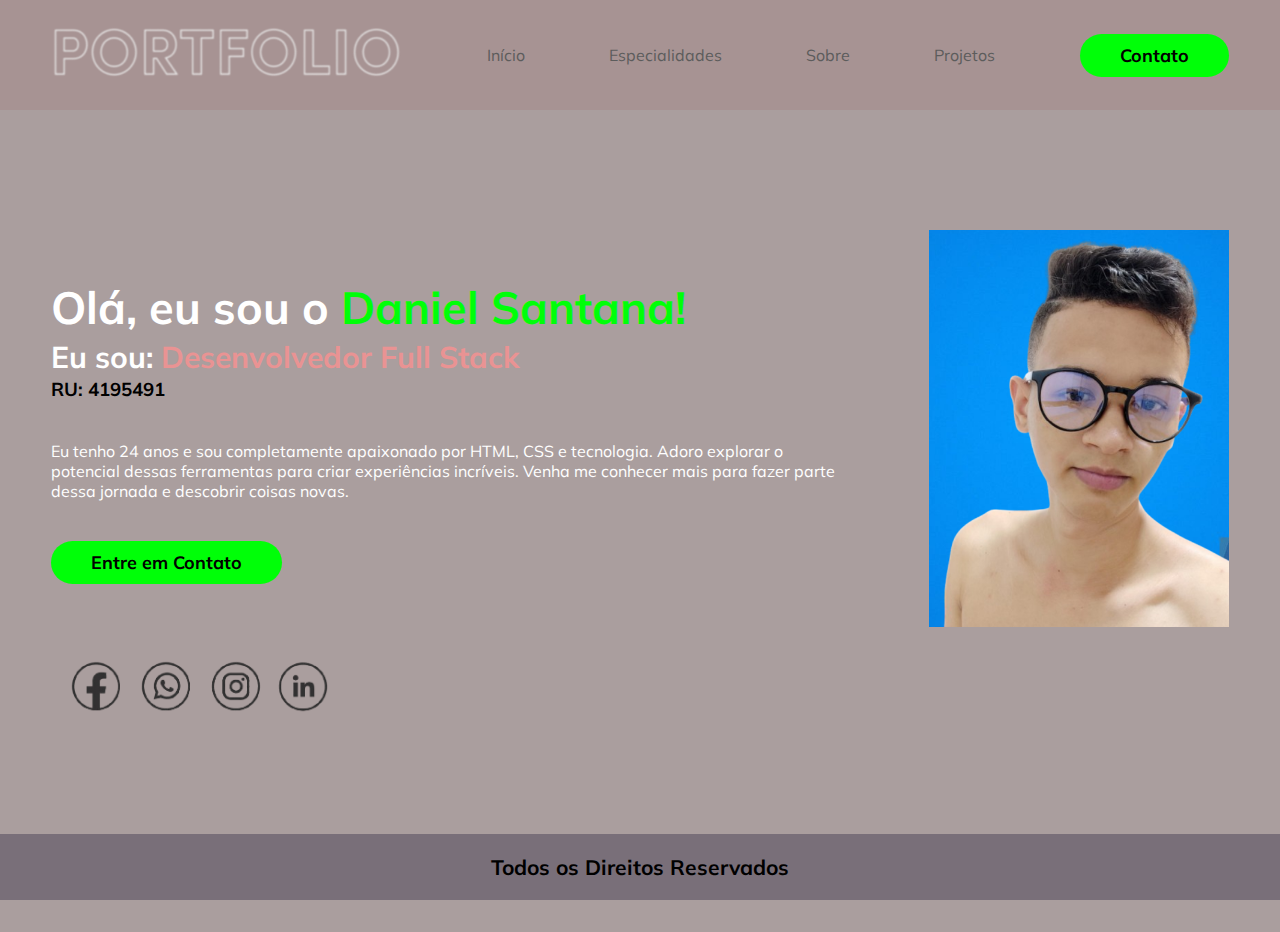
<file: index.html>
<!DOCTYPE html>
<html lang="pt-br">
<head>
    <meta charset="UTF-8">
    <meta name="viewport" content="width=device-width, initial-scale=1.0">
    <!--(Início)Google Fonts-->
    <link rel="preconnect" href="https://fonts.googleapis.com">
<link rel="preconnect" href="https://fonts.gstatic.com" crossorigin>
<link href="https://fonts.googleapis.com/css2?family=Mulish:ital,wght@0,200..1000;1,200..1000&display=swap" rel="stylesheet">
    <!--(Fim)Google Fonts-->
    <link rel="stylesheet" href="style.css">
    <title>Início</title>
</head>

<header>

    <div class="interface">
        <div class="logo">
            <a href="index.html">
                <img src="images/logo2.png" width="350px" alt="Logo portifolio">
            </a>
        </div><!--logo-->


    <nav class="menu-desktop">
        <ul>
            <li><a href="index.html">Início</a></li>
            <li><a href="Especialidades.html">Especialidades</a></li>
            <li><a href="Sobre.html">Sobre</a></li>
            <li><a href="Projetos.html">Projetos</a></li>
        </ul>



    </nav>

    <div class="btn-contato">
        <a href="Contato.html">
            <button>Contato</button>
        </a>
    </div><!--btn-contato-->
    </div><!--interface-->

</header>

<main>
    <section class="topo-do-site">
        <div class="interface">
            <div class="flex">
                <div class="txt-topo-site">
                    <h1>Olá, eu sou o <span>Daniel Santana!</span></h1>
                    <h2>Eu sou: <span>Desenvolvedor Full Stack</span></h2>
                    <h3>RU: 4195491</h3>
                    <p>Eu tenho 24 anos e sou completamente apaixonado por HTML, CSS e tecnologia. 
                    Adoro explorar o potencial dessas ferramentas para criar experiências incríveis. 
                    Venha me conhecer mais para fazer parte dessa jornada e descobrir coisas novas.</p>
                    <div class="btn-contato">
                        <a href="Contato.html">
                            <button>Entre em Contato</button>
                        </a>
                    </div>
                </div><!--txt-topo-site-->

                <div class="img-topo-site">
                    <img src="images/foto.png" width="300px" alt="#">

                </div><!--img-topo-site-->
            </div><!--flex-->

            <img src="images/icons.png" width="300px" alt="#">

        </div><!--interface--> 
    </section><!--topo-do-site-->
</main>

<footer>
    <h3>Todos os Direitos Reservados</h3>
</footer>

</html>
</file>
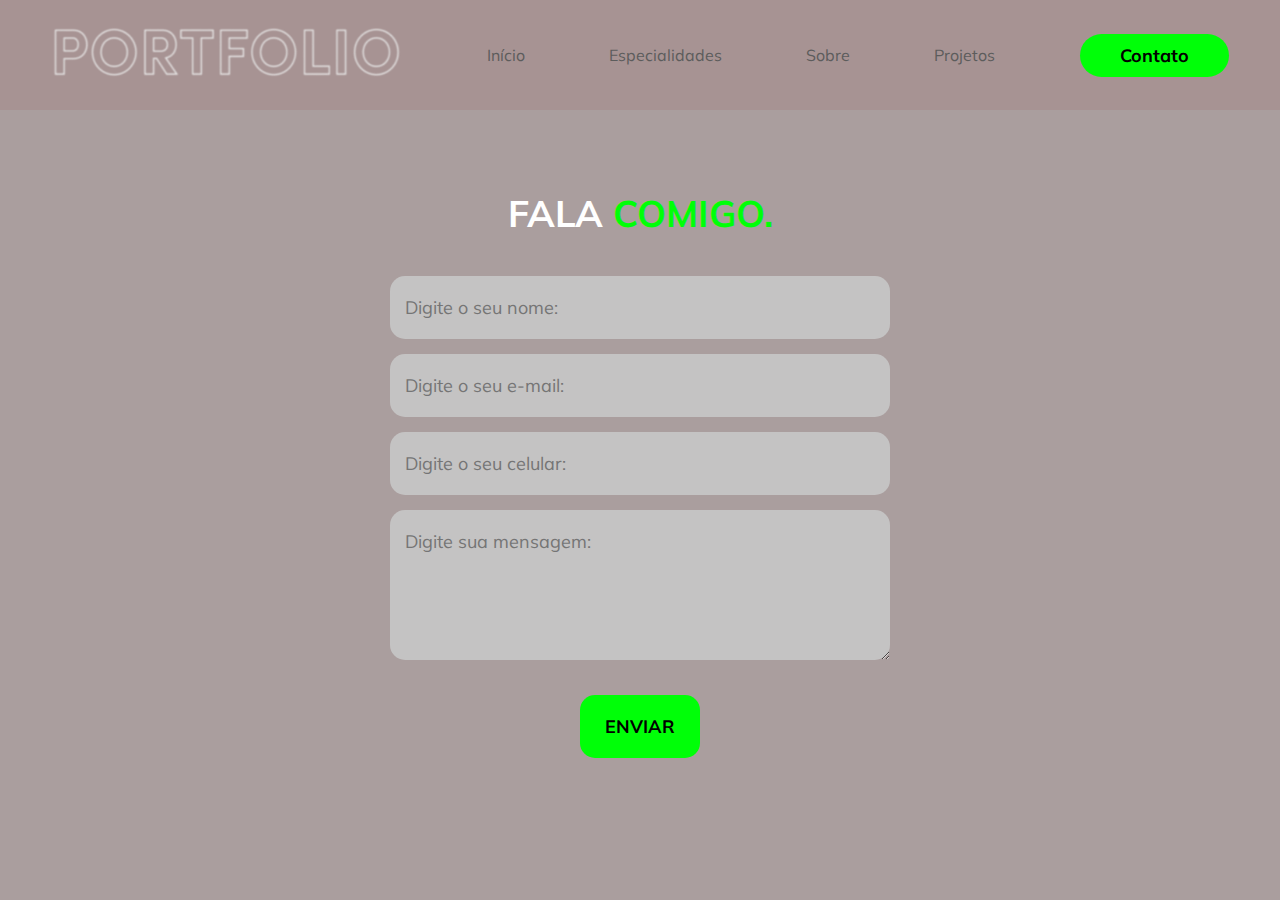
<file: Contato.html>
<!DOCTYPE html>
<html lang="pt-br">
<head>
    <meta charset="UTF-8">
    <meta name="viewport" content="width=device-width, initial-scale=1.0">
    <!--(Início)Google Fonts-->
    <link rel="preconnect" href="https://fonts.googleapis.com">
<link rel="preconnect" href="https://fonts.gstatic.com" crossorigin>
<link href="https://fonts.googleapis.com/css2?family=Mulish:ital,wght@0,200..1000;1,200..1000&display=swap" rel="stylesheet">
    <!--(Fim)Google Fonts-->
    <link rel="stylesheet" href="style.css">
    <title>Contato</title>
</head>

<header>

    <div class="interface">
        <div class="logo">
            <a href="index.html">
                <img src="images/logo2.png" width="350px" alt="Logo portifolio">
            </a>
        </div><!--logo-->


    <nav class="menu-desktop">
        <ul>
            <li><a href="index.html">Início</a></li>
            <li><a href="Especialidades.html">Especialidades</a></li>
            <li><a href="Sobre.html">Sobre</a></li>
            <li><a href="Projetos.html">Projetos</a></li>
        </ul>
    </nav>

    <div class="btn-contato">
        <a href="Contato.html">
            <button>Contato</button>
        </a>
    </div><!--btn-contato-->
    </div><!--interface-->

</header>

<main>

    <section class="Contato">
        <div class="interface">
            <h2 class="titulo">FALA <span>COMIGO.</span></h2>

            <form action="">
                <input type="text" name="" id="" placeholder="Digite o seu nome:" required>
                <input type="text" name="" id="" placeholder="Digite o seu e-mail:" required>
                <input type="text" name="" id="" placeholder="Digite o seu celular:">
                <textarea name="" id=""placeholder="Digite sua mensagem:" required></textarea>
                <div class="btn-enviar"><input type="submit" value="ENVIAR"></div>
            </form>
        </div>
    </section>

</main>

</html>
</file>
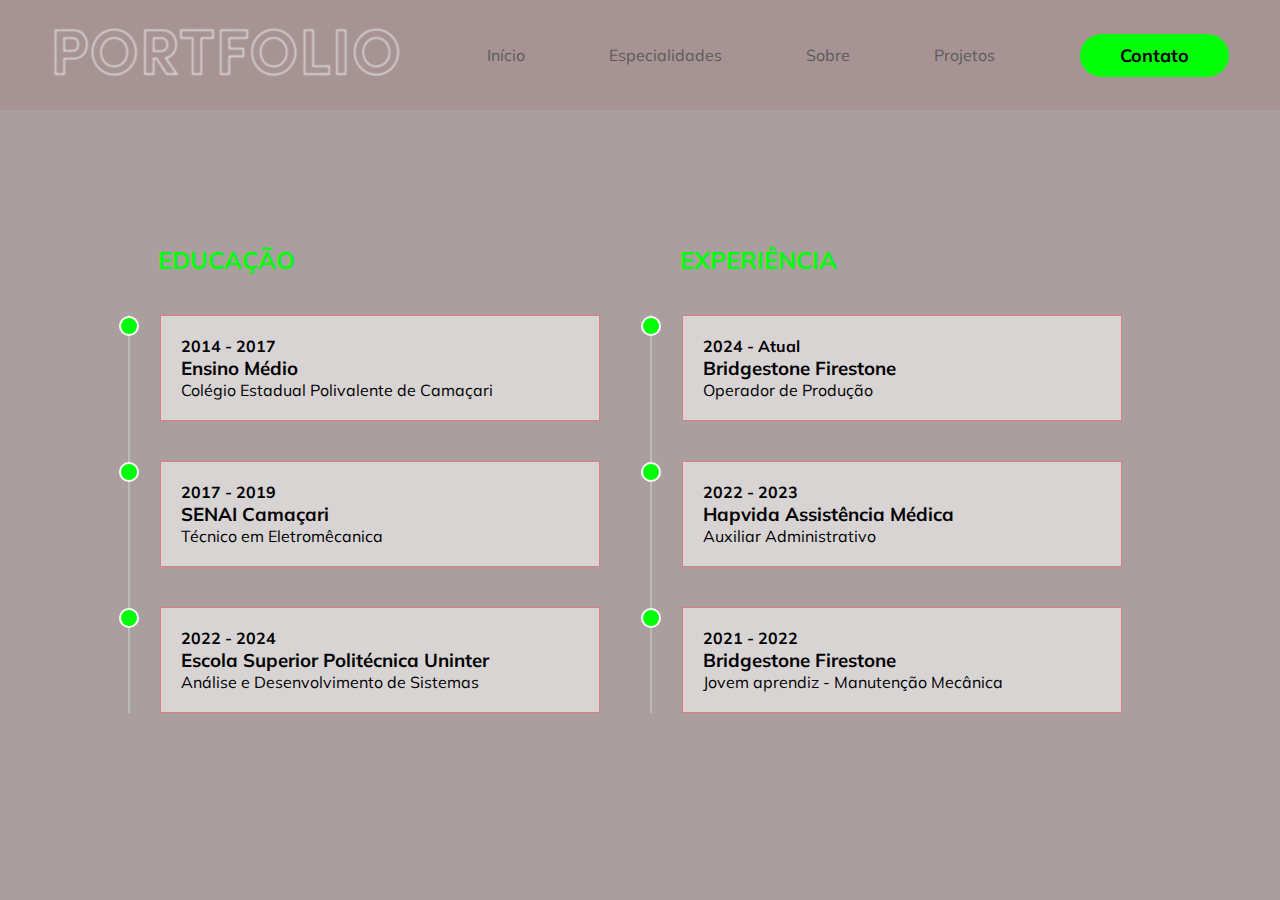
<file: Especialidades.html>
<!DOCTYPE html>
<html lang="pt-br">
<head>
    <meta charset="UTF-8">
    <meta name="viewport" content="width=device-width, initial-scale=1.0">
    <!--(Início)Google Fonts-->
    <link rel="preconnect" href="https://fonts.googleapis.com">
<link rel="preconnect" href="https://fonts.gstatic.com" crossorigin>
<link href="https://fonts.googleapis.com/css2?family=Mulish:ital,wght@0,200..1000;1,200..1000&display=swap" rel="stylesheet">
    <!--(Fim)Google Fonts-->
    <link rel="stylesheet" href="style.css">
    <title>Especialidades</title>
</head>

<header>

    <div class="interface">
        <div class="logo">
            <a href="index.html">
                <img src="images/logo2.png" width="350px" alt="Logo portifolio">
            </a>
        </div><!--logo-->


    <nav class="menu-desktop">
        <ul>
            <li><a href="index.html">Início</a></li>
            <li><a href="Especialidades.html">Especialidades</a></li>
            <li><a href="Sobre.html">Sobre</a></li>
            <li><a href="Projetos.html">Projetos</a></li>
        </ul>
    </nav>

    <div class="btn-contato">
        <a href="Contato.html">
            <button>Contato</button>
        </a>
    </div><!--btn-contato-->
    </div><!--interface-->

</header>

<main>
    <section class="Especialidades">
        <div class="container">
            <main class="row">


                <section class="col">
                    
                    <header class="educar">
                    <h2>EDUCAÇÃO</h2>
                    </header>

                    <div class="contents">

                        <div class="box">
                            <h4>2014 - 2017</h4>
                            <h3>Ensino Médio</h3>
                            <p>Colégio Estadual Polivalente de Camaçari</p>
                        </div>

                        <div class="box">
                            <h4>2017 - 2019</h4>
                            <h3>SENAI Camaçari</h3>
                            <p>Técnico em Eletromêcanica</p>
                        </div>

                        <div class="box">
                            <h4>2022 - 2024</h4>
                            <h3>Escola Superior Politécnica Uninter</h3>
                            <p>Análise e Desenvolvimento de Sistemas</p>
                        </div>

                    </div>

                </section>

                <section class="col">
                    
                    <header class="educar">
                    <h2>EXPERIÊNCIA</h2>
                    </header>

                    <div class="contents">

                        <div class="box">
                            <h4>2024 - Atual</h4>
                            <h3>Bridgestone Firestone</h3>
                            <p>Operador de Produção</p>
                        </div>

                        <div class="box">
                            <h4>2022 - 2023</h4>
                            <h3>Hapvida Assistência Médica</h3>
                            <p>Auxiliar Administrativo</p>
                        </div>

                        <div class="box">
                            <h4>2021 - 2022</h4>
                            <h3>Bridgestone Firestone</h3>
                            <p>Jovem aprendiz - Manutenção Mecânica</p>
                        </div>

                    </div>

                </section>


            </main>


        </div>

    </section>
</main>

</html>
</file>
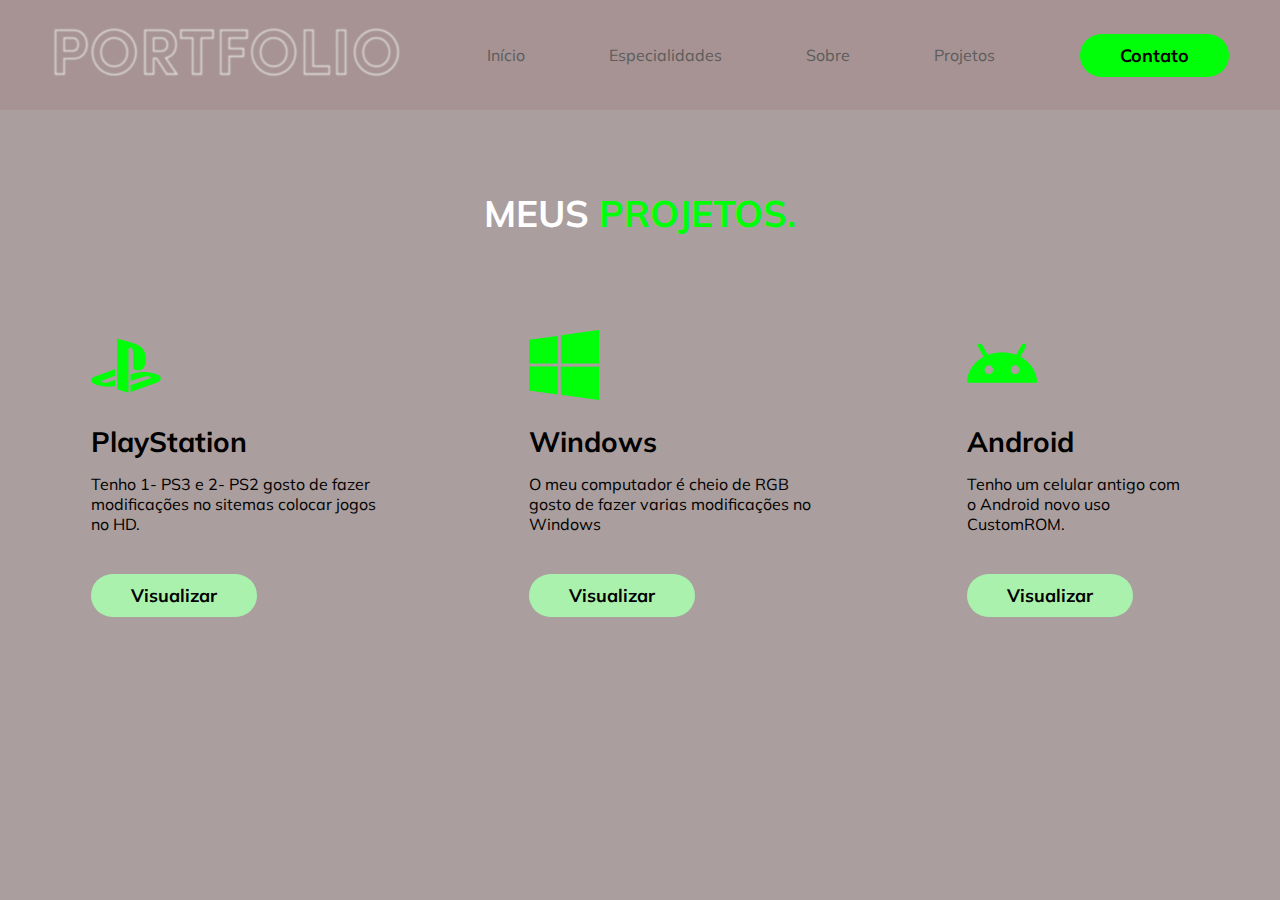
<file: Projetos.html>
<!DOCTYPE html>
<html lang="pt-br">
<head>
    <meta charset="UTF-8">
    <meta name="viewport" content="width=device-width, initial-scale=1.0">
    <!--(Início)Google Fonts-->
    <link rel="preconnect" href="https://fonts.googleapis.com">
<link rel="preconnect" href="https://fonts.gstatic.com" crossorigin>
<link href="https://fonts.googleapis.com/css2?family=Mulish:ital,wght@0,200..1000;1,200..1000&display=swap" rel="stylesheet">
    <!--(Fim)Google Fonts-->
    <!-- Bootstrap Icons -->
    <link rel="stylesheet" href="https://cdn.jsdelivr.net/npm/bootstrap-icons@1.11.3/font/bootstrap-icons.min.css">
    <!-- Fim link Bootstrap -->
    <link rel="stylesheet" href="style.css">
    <title>Projetos</title>
</head>

<header>

    <div class="interface">
        <div class="logo">
            <a href="index.html">
                <img src="images/logo2.png" width="350px" alt="Logo portifolio">
            </a>
        </div><!--logo-->


    <nav class="menu-desktop">
        <ul>
            <li><a href="index.html">Início</a></li>
            <li><a href="Especialidades.html">Especialidades</a></li>
            <li><a href="Sobre.html">Sobre</a></li>
            <li><a href="Projetos.html">Projetos</a></li>
        </ul>
    </nav>

    <div class="btn-contato">
        <a href="Contato.html">
            <button>Contato</button>
        </a>
    </div><!--btn-contato-->
    </div><!--interface-->

</header>

<section class="projeto">
    <div class="interface">
        <h2 class="titulo">MEUS <span>PROJETOS.</span></h2>
        <div class="flex">

        
            <div class="projeto-box">
                <i class="bi bi-playstation"></i>
                <h3>PlayStation</h3>
                <p>Tenho 1- PS3 e 2- PS2 
                gosto de fazer modificações no sitemas colocar jogos no HD.

                <div class="btn-download">
                    <a href="images/Playstation.jpeg">
                        <button>Visualizar</button>
                    </a>

                </div>

            </div>

            <div class="projeto-box">
                <i class="bi bi-windows"></i>
                <h3>Windows</h3>
                <p>O meu computador é cheio de RGB
                gosto de fazer varias modificações no Windows<p>

                <div class="btn-download">
                    <a href="images/Windows.jpeg">
                        <button>Visualizar</button>
                    </a>

                </div>

            </div>

            <div class="projeto-box">
                <i class="bi bi-android"></i>
                <h3>Android</h3>
                <p>Tenho um celular antigo com o Android novo uso CustomROM.</p>

                <div class="btn-download">

                    <a href="images/Android.jpeg">
                        <button>Visualizar</button>
                    </a>
                <div>
            </div>

        </div>
    </div>

</section>

</html>
</file>
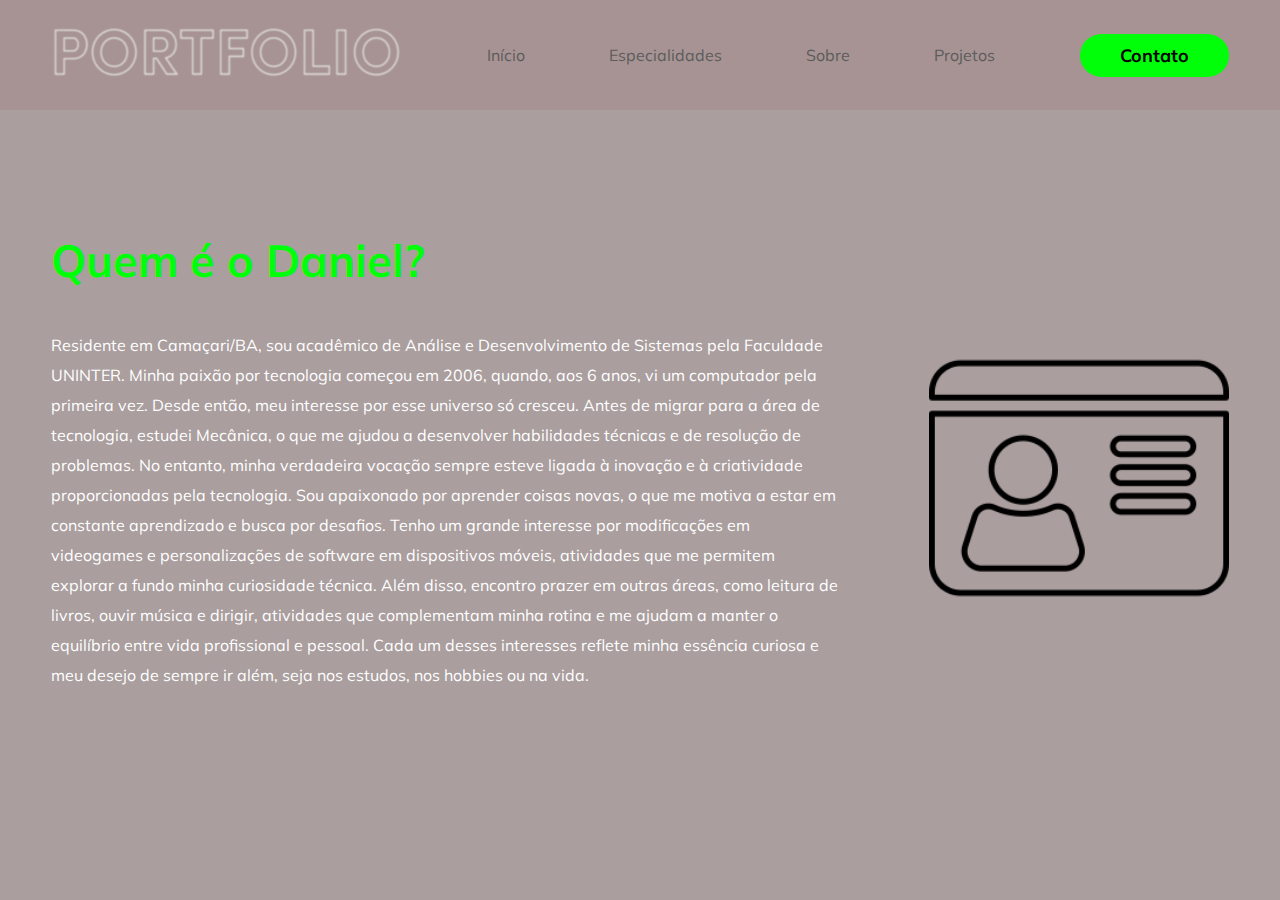
<file: Sobre.html>
<!DOCTYPE html>
<html lang="pt-br">
<head>
    <meta charset="UTF-8">
    <meta name="viewport" content="width=device-width, initial-scale=1.0">
    <!--(Início)Google Fonts-->
    <link rel="preconnect" href="https://fonts.googleapis.com">
<link rel="preconnect" href="https://fonts.gstatic.com" crossorigin>
<link href="https://fonts.googleapis.com/css2?family=Mulish:ital,wght@0,200..1000;1,200..1000&display=swap" rel="stylesheet">
    <!--(Fim)Google Fonts-->
    <link rel="stylesheet" href="style.css">
    <title>Sobre</title>
</head>

<header>
    <div class="interface">
        <div class="logo">
            <a href="index.html">
                <img src="images/logo2.png" width="350px" alt="Logo portifolio">
            </a>
        </div><!--logo-->


    <nav class="menu-desktop">
        <ul>
            <li><a href="index.html">Início</a></li>
            <li><a href="Especialidades.html">Especialidades</a></li>
            <li><a href="Sobre.html">Sobre</a></li>
            <li><a href="Projetos.html">Projetos</a></li>
        </ul>
    </nav>

    <div class="btn-contato">
        <a href="Contato.html">
            <button>Contato</button>
        </a>
    </div><!--btn-contato-->
    </div><!--interface-->
</header>

<main>
    <section class="topo-do-sobre">
        <div class="interface">
            <div class="flex">
                <div class="txt-topo-sobre">
                    <h1><span>Quem é o Daniel?</span></h1>
                    <p> Residente em Camaçari/BA, sou acadêmico de Análise e Desenvolvimento de Sistemas pela Faculdade UNINTER. Minha paixão por tecnologia começou em 2006, quando, aos 6 anos, vi um computador pela primeira vez. Desde então, meu interesse por esse universo só cresceu.
                        Antes de migrar para a área de tecnologia, estudei Mecânica, o que me ajudou a desenvolver habilidades técnicas e de resolução de problemas. No entanto, minha verdadeira vocação sempre esteve ligada à inovação e à criatividade proporcionadas pela tecnologia.
                        Sou apaixonado por aprender coisas novas, o que me motiva a estar em constante aprendizado e busca por desafios. Tenho um grande interesse por modificações em videogames e personalizações de software em dispositivos móveis, atividades que me permitem explorar a fundo minha curiosidade técnica.
                        Além disso, encontro prazer em outras áreas, como leitura de livros, ouvir música e dirigir, atividades que complementam minha rotina e me ajudam a manter o equilíbrio entre vida profissional e pessoal. Cada um desses interesses reflete minha essência curiosa e meu desejo de sempre ir além, seja nos estudos, nos hobbies ou na vida. </p>
                </div><!--txt-topo-site-->

                <div class="img-topo-site">
                    <img src="images/sobre.png" width="300px" alt="Cracha">

                </div>
            </div>

        </div>
    </section>
</main>

</html>
</file>
<file: style.css>
/* Estilo Geral */
*{
    margin: 0;
    padding: 0%;
    box-sizing: border-box;
    font-family: "Mulish", sans-serif;
}

body{
    background-color:rgb(170, 158, 158);
    height: 100vh;
    /* Fundo do Site */
}

.interface{
    max-width: 1280px;
    margin: 0 auto;
}

.flex{
    display: flex;
}

.btn-contato button{
    padding: 10px 40px;
    font-size: 18px;
    font-weight: 700;
    background-color: #00FF08;
    border: 0;
    border-radius: 30px;
    cursor: pointer;
    transition: .2s;
}

/* Estilo do Cabeçalho */
header{
    padding: 25px 4%;
    background-color: rgb(167, 147, 147);
    width: 100%;
}

header > .interface{
    display: flex;
    align-items: center;
    justify-content: space-between;
}

header a{
    color: #5c5c5c;
    text-decoration: none;
    display: inline-block;
    transition: .2s;
}

header a:hover{
    color: #fff;
    transform: scale(1.05);
}

header nav ul{
    list-style-type: none;
}

header nav ul li{
    display: inline-block;
    padding: 0 40px;
}

.btn-contato button:hover{
    box-shadow: 0px 0px 8px #00ff08;
    transform: scale(1.05);
}

footer{
    position: fixed;
    bottom: 0;
    text-align: center;
    width: 100%;
    font-size: 18px;
    padding: 20px 0;
    background-color: rgb(121, 111, 121);
}
/* Estilo Pag. Principal */
section.topo-do-site{
    padding: 120px 4%;
}

section.topo-do-site .flex{
    align-items: center;
    justify-content: center;
    gap: 90px;
}

.topo-do-site h1{
    color: #fff;
    font-size: 45px;
    line-height: 60px;
}

.topo-do-site h2{
    color: #fff;
    font-size: 30px;
    line-height: 40px;
}

.topo-do-site .txt-topo-site h1 span{
    color: #00ff08;
}

.topo-do-site .txt-topo-site h2 span{
    color: #e99393;
}

.topo-do-site .txt-topo-site p{
    color: #fff;
    margin: 40px 0;
}

.topo-do-site .img-topo-site img {
    position: relative;
    animation: flutuar 2s ease-in-out infinite alternate;
}

/* Estilo Sobre */

section.topo-do-sobre{
    padding: 120px 4%;
}

section.topo-do-sobre .flex{
    align-items: center;
    justify-content: center;
    gap: 90px;
}

.topo-do-sobre h1{
    color: #fff;
    font-size: 45px;
    line-height: 60px;
}

.topo-do-sobre h2{
    color: #fff;
    font-size: 30px;
    line-height: 40px;
}

.topo-do-sobre .txt-topo-sobre h1{
    color: #00ff08;
}

.topo-do-sobre .txt-topo-sobre p{
    color: #fff;
    margin: 40px 0;
    line-height: 30px;
}

.topo-do-sobre .img-topo-site img {
    position: relative;
    animation: flutuar 2s ease-in-out infinite alternate;
}

@keyframes flutuar{
    0%{
        top: 0;
    }
    100%{
        top: 30px;
    }
}

/* Formulario Contato */

section.Contato{
    padding: 80px 4%;
    h2.titulo{
        color: #fff;
        font-size: 37px;
        text-align: center;
    }
    h2.titulo span{
        color: #00FF08;
    }
}

form{
    max-width: 500px;
    margin: 0 auto;
    display: flex;
    justify-content: center;
    flex-direction: column;
    gap: 15px;
    margin-top: 40px;
}

form input, form textarea{
    width: 100%;
    background-color: rgb(196, 195, 195);
    border: 0;
    outline: 0;
    padding: 20px 15px;
    border-radius: 15px;
    color: #000000;
    font-size: 18px;
}

form textarea{
    resize: vertical;
    white-space: pre-wrap;
    max-height: 250px;
    min-height: 70px;
    height: 150px;
}

form .btn-enviar{
    margin-top: 20px;
    text-align: center;
}

form .btn-enviar input{
    width: 120px;
    background-color: #00FF08;
    color: #000;
    font-weight: 700;
    cursor: pointer;
    transition: .2s;
}

button:hover, form .btn-enviar input:hover{
    transform: scale(1.05);
}

/* Formulario Especialidades */

section.Especialidades{
    margin-top: 100px;
    display: flex;
    justify-content: center;
    align-items: center;
}

.container{
    width: 100%;
    padding: 35px 10%;
}

.col header.educar{
    font-family: helvetica;
    color: #00FF08;
    padding: 0px 0px 20px 30px;
    background-color: rgb(170, 158, 158)
}

main.row{
    display: grid;
    grid-template-columns: 1fr 1fr;
    grid-column-gap: 20px;
}

.col .contents{
    padding: 0px 30px;
    border-left: 2px solid #bababa;
}

.col .contents .box{
    position: relative;
    padding: 20px;
    border: 1px solid #dd7e7e;
    background-color: #d8d4d4;
    cursor: pointer;
    transition: all 0.4s;
    margin-bottom: 40px;
    margin-top: 20px;
}

.col .contents .box:hover{
    box-shadow: 0px 3px 12px 0px #8a3939;
    border: 1px solid transparent;
}

.col .contents .box::before{
    content: '';
    position: absolute;
    width: 16px;
    height: 16px;
    border-radius: 50%;
    right: calc(100% + 22px);
    top: 0;
    background-color: #00FF08;
    border: 2px solid white;
}

/* Estilo Projetos */

section.projeto{
    padding: 80px 4%;
    h2.titulo{
        color: #fff;
        font-size: 37px;
        text-align: center;
    }
    h2.titulo span{
        color: #00FF08;
    }
}

section.projeto .flex{
    gap: 60px;
}

.projeto .projeto-box{
    color: #000000;
    padding: 40px;
    border-radius: 20px;
    margin-top: 45px;
    transition: .2s;

}

.projeto .projeto-box:hover{
    transform: scale(1.05);
    box-shadow: 0 0 20px #4b1e1e;
}

.projeto .projeto-box i{
    font-size: 70px;
    color: #00FF08;
}

.projeto .projeto-box h3{
    font-size: 28px;
    margin: 15px 0;
}

.projeto .btn-download button{
    align-items: center;
    justify-content: center;
    padding: 10px 40px;
    font-size: 18px;
    font-weight: 700;
    background-color: #abf1ae;
    border: 0;
    border-radius: 30px;
    cursor: pointer;
    transition: 0.2s;
    margin-top: 40px;
    vertical-align: middle;
}

.projeto .btn-download button:hover{
    box-shadow: 0px 0px 8px #00ff08;
    transform: scale(1.05);
}
</file>
